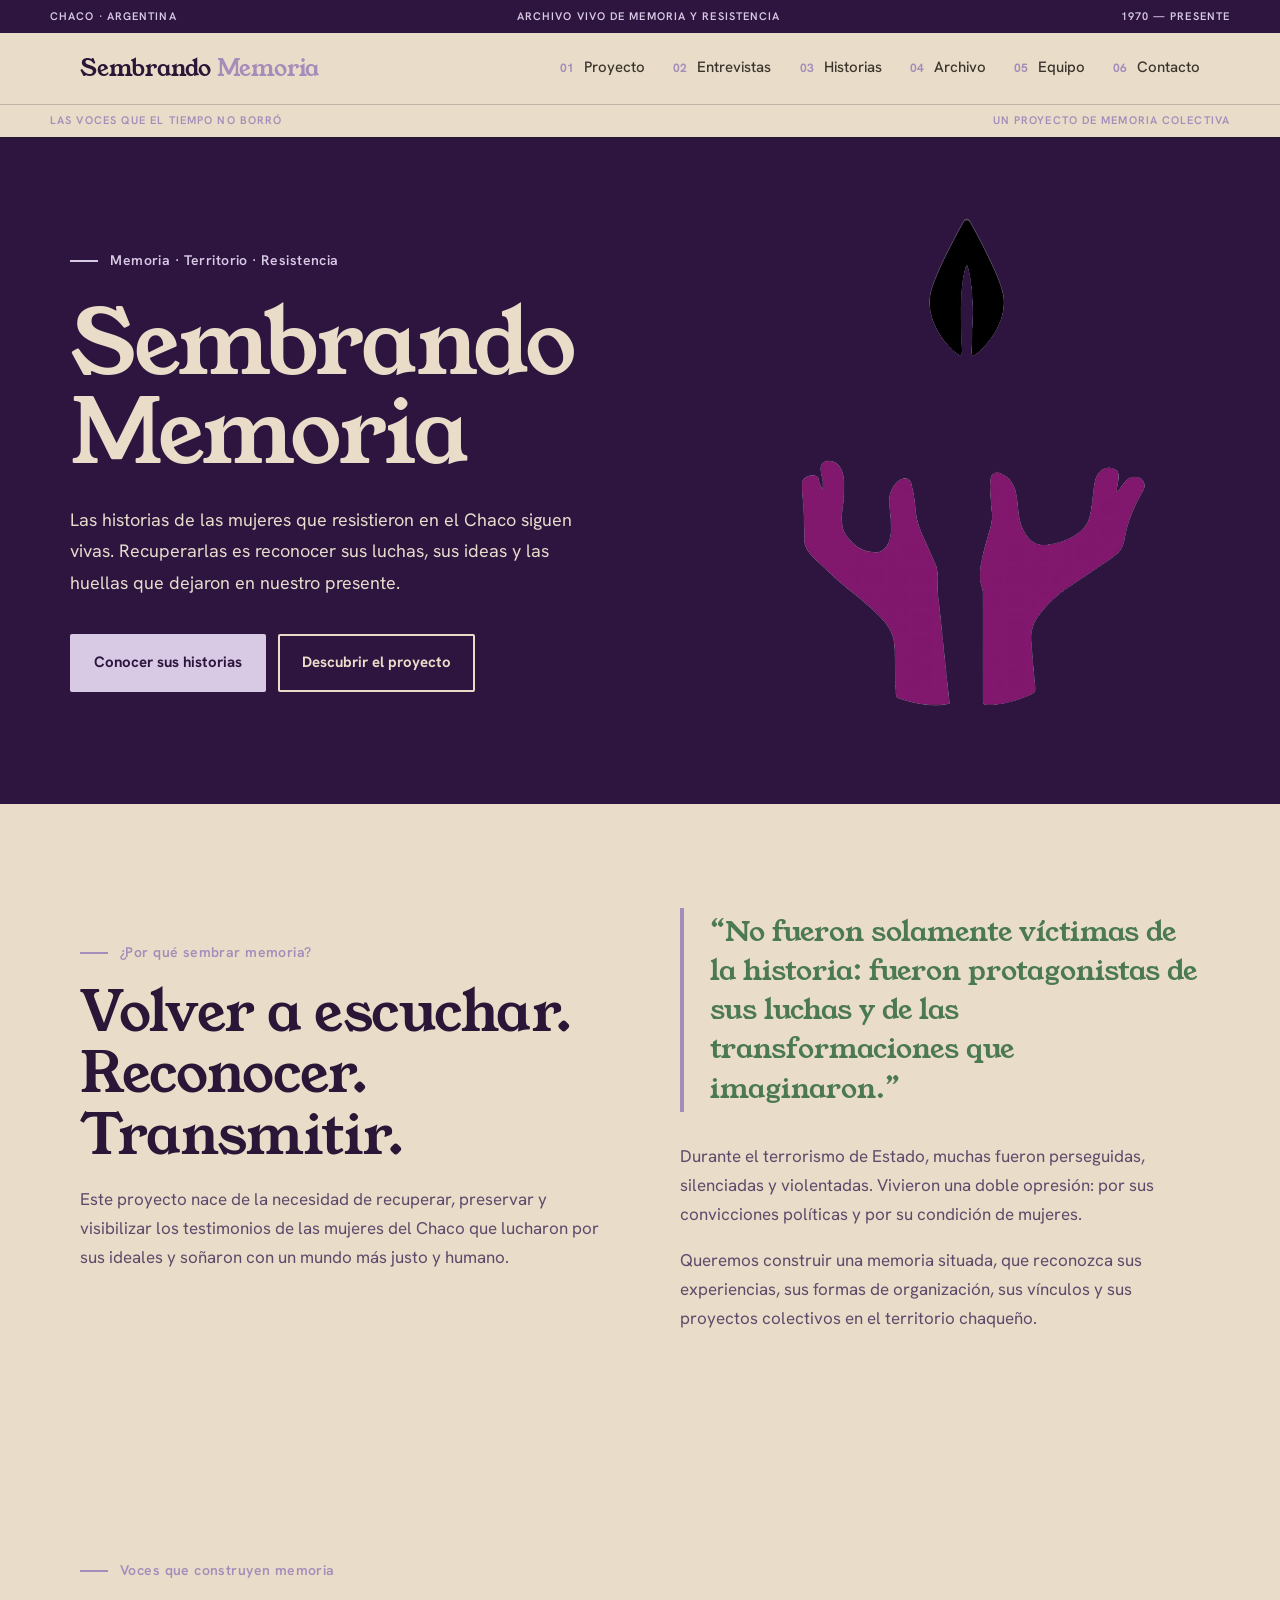
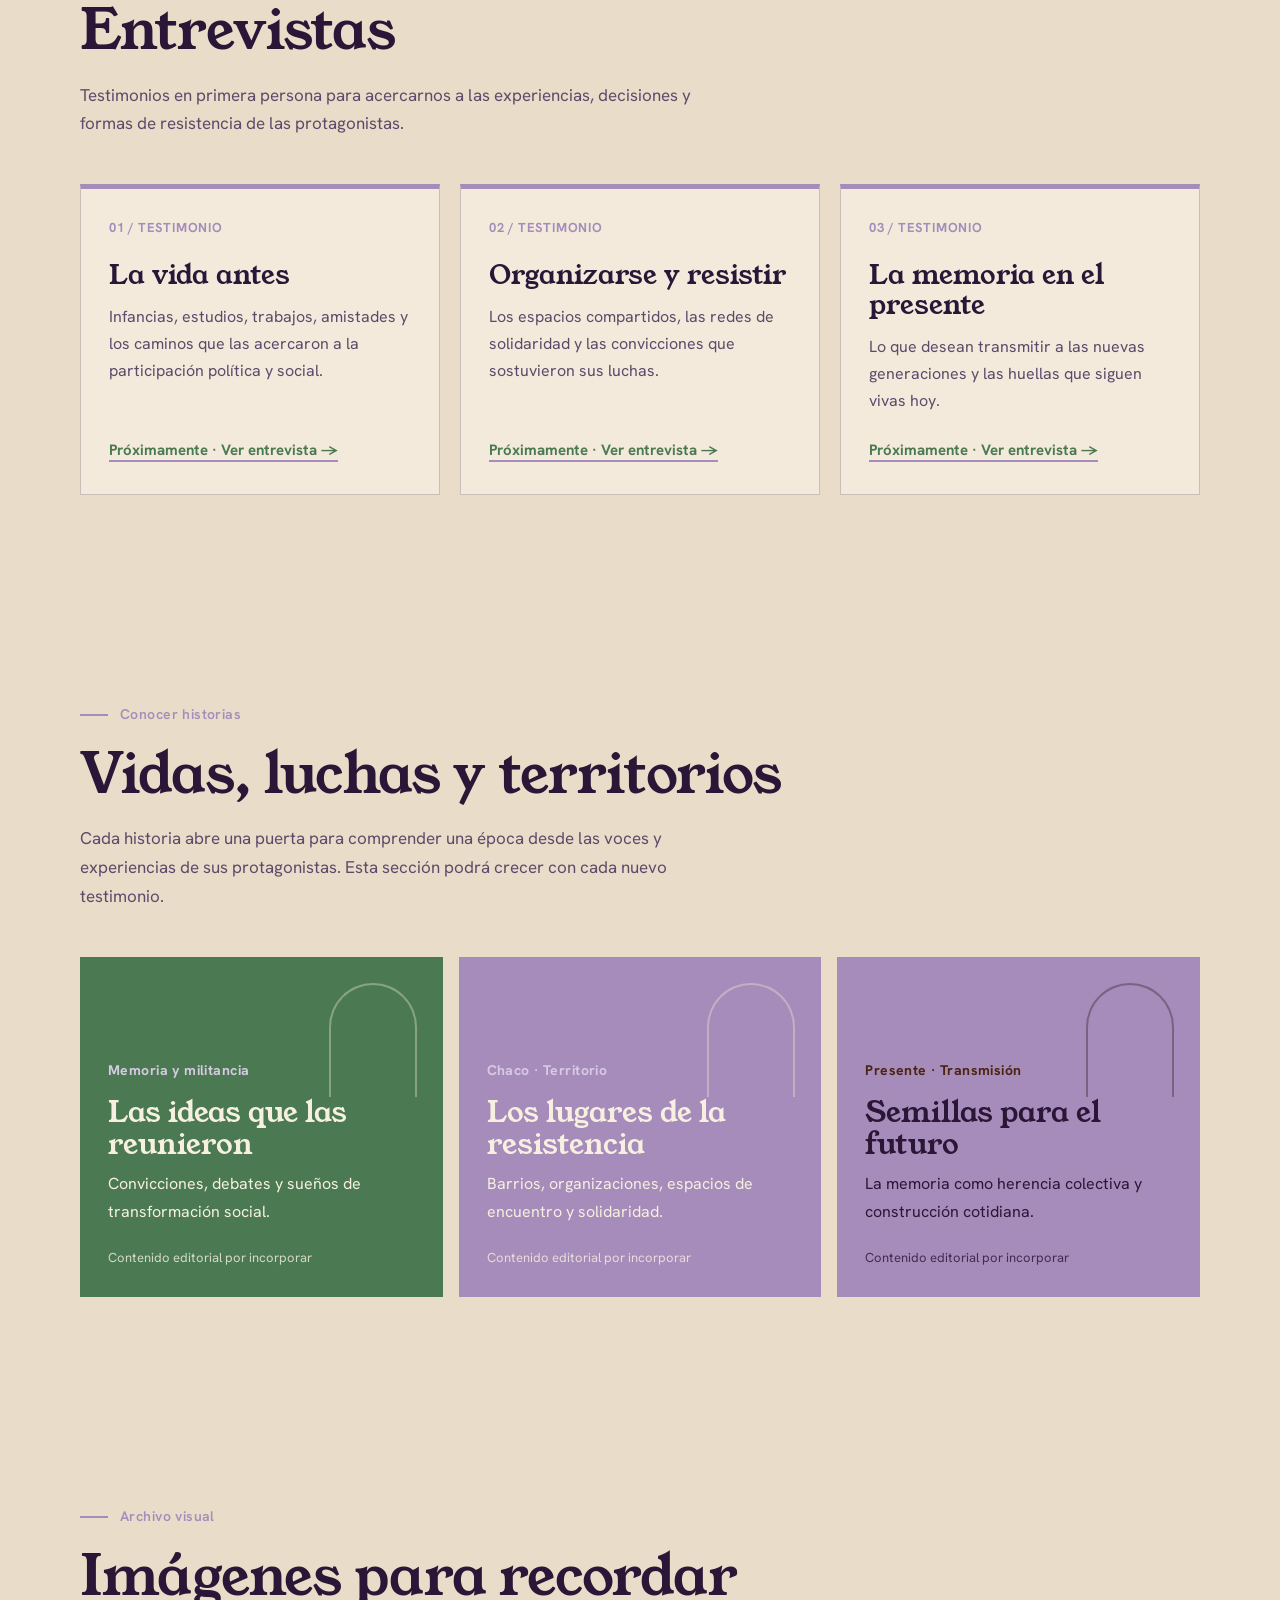
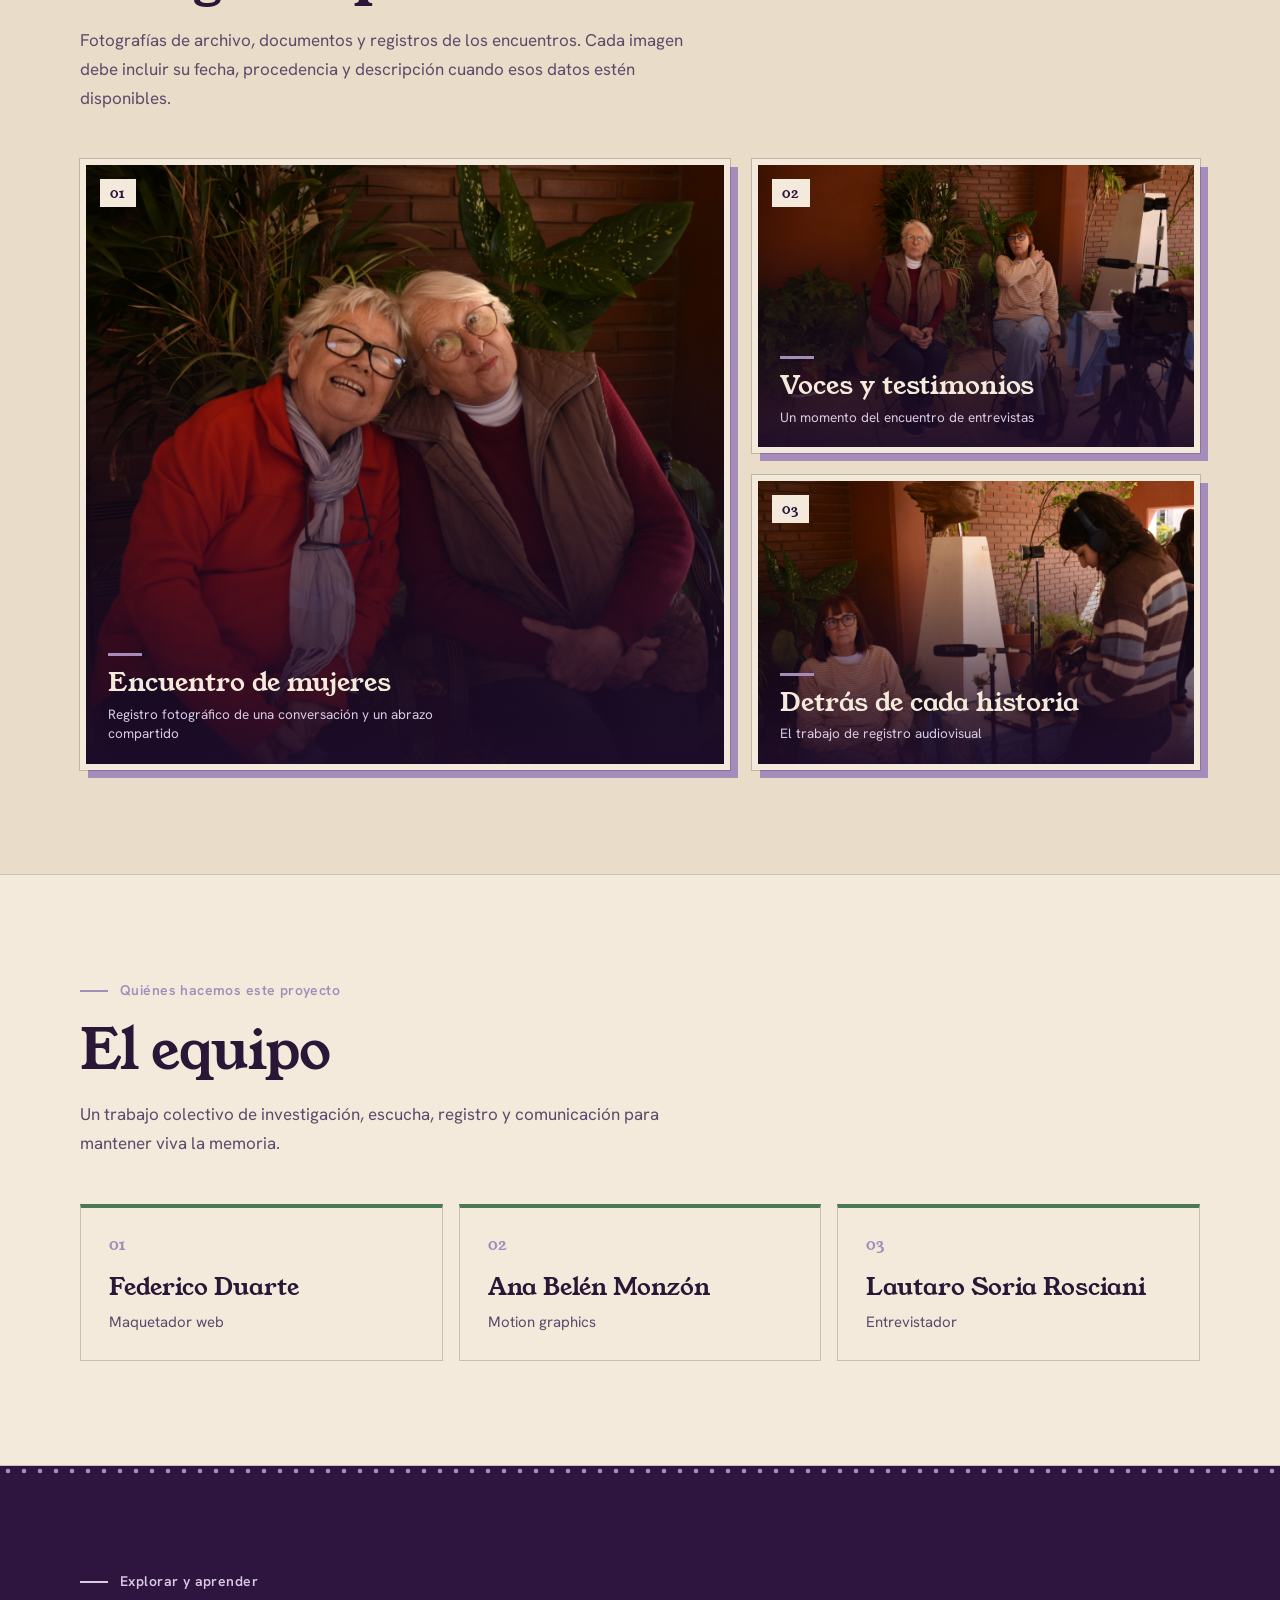
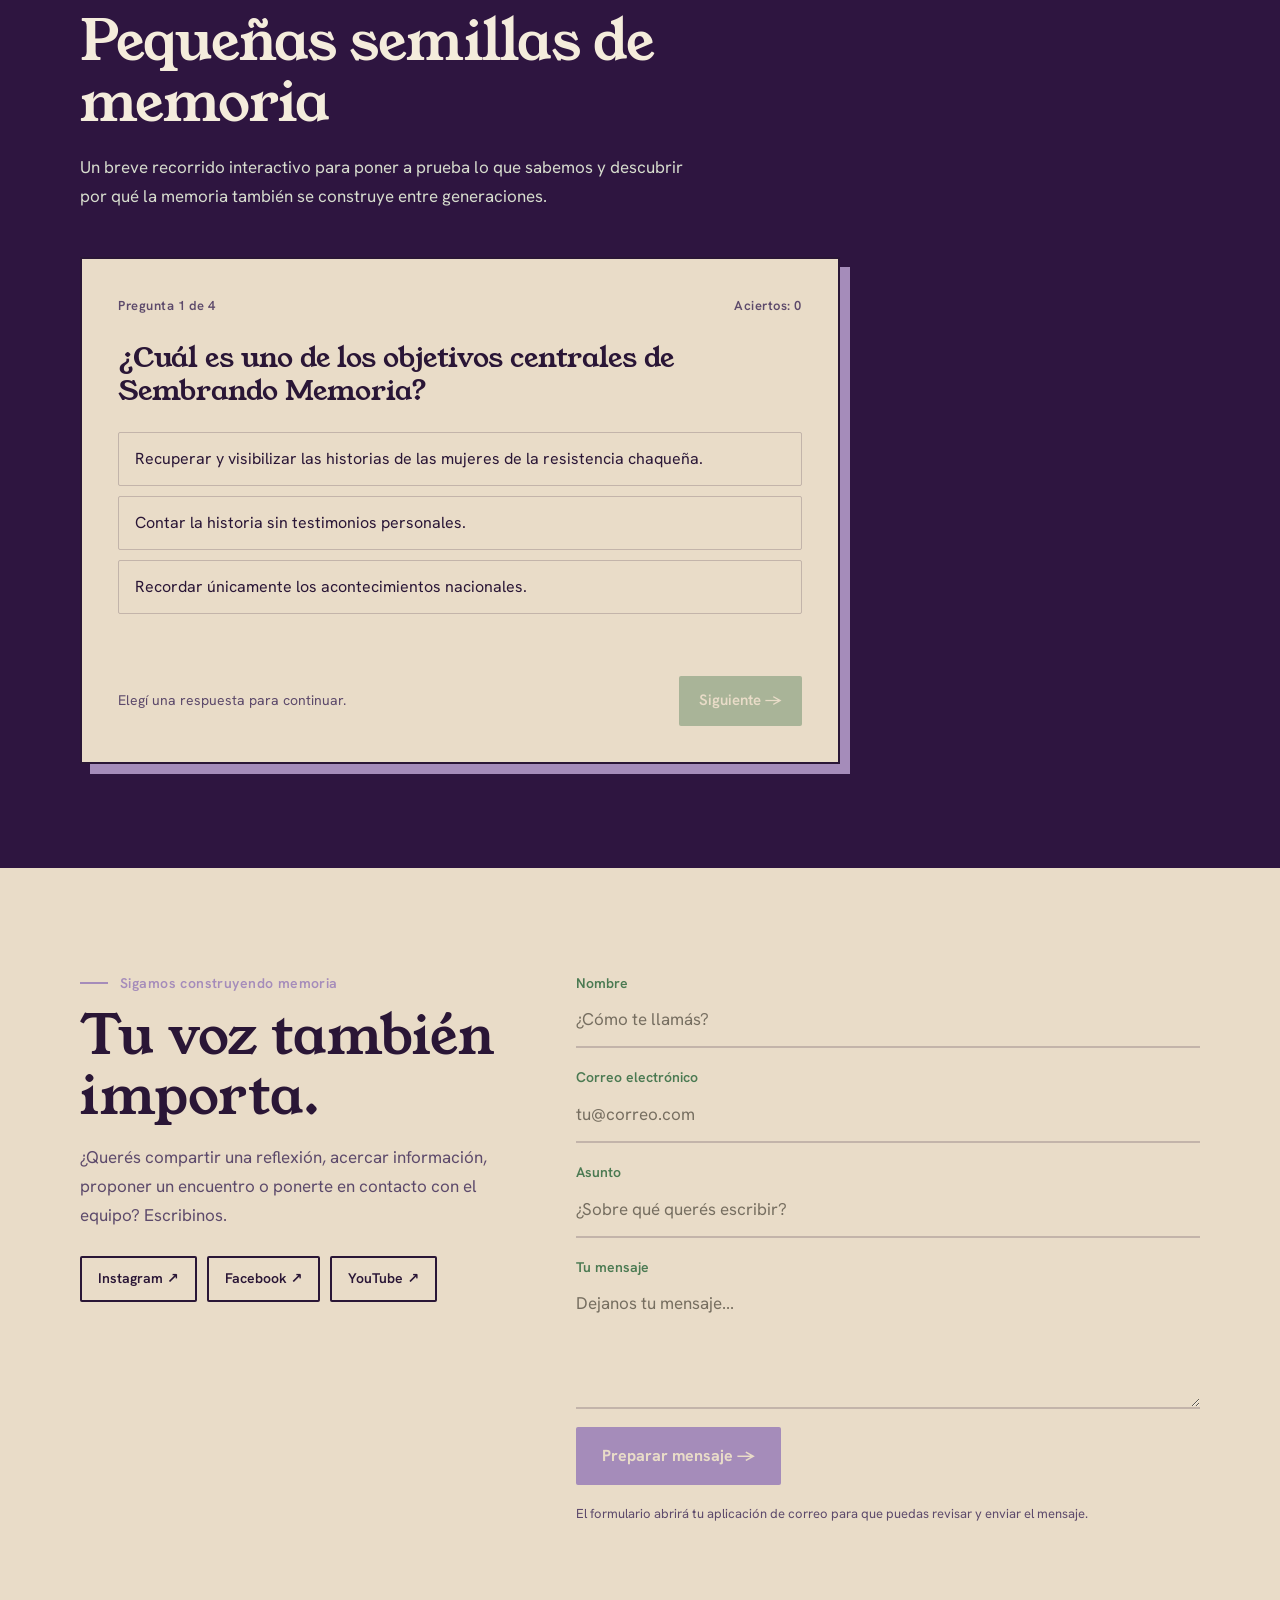
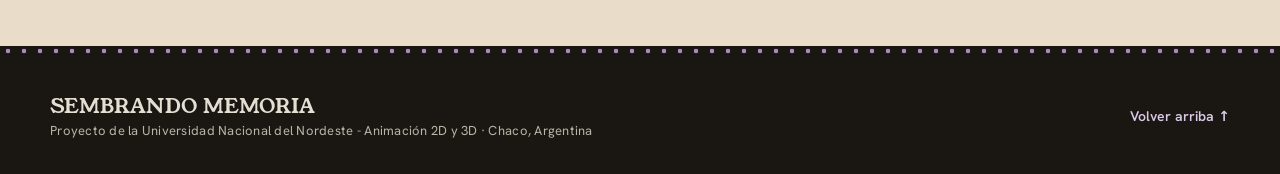
<file: index.html>
<html lang="es">
<head>
  <meta charset="UTF-8">
  <meta name="viewport" content="width=device-width, initial-scale=1.0">
  <meta name="description" content="Sembrando Memoria: mujeres en la resistencia chaqueña. Un espacio para recuperar, preservar y compartir sus historias.">
  <title>Sembrando Memoria | Mujeres en la resistencia chaqueña</title>
    <link rel="stylesheet" href="styles.css">
</head>
<body>
  <header class="topbar">
    <div class="masthead-meta">
      <span>CHACO · ARGENTINA</span>
      <span>ARCHIVO VIVO DE MEMORIA Y RESISTENCIA</span>
      <span>1970 — PRESENTE</span>
    </div>
    <nav class="nav" aria-label="Navegación principal">
      <a class="brand" href="#inicio" aria-label="Sembrando Memoria, inicio">
        <span class="brand-wordmark">Sembrando <em>Memoria</em></span>
      </a>
      <button class="menu-toggle" id="menuToggle" aria-expanded="false" aria-label="Abrir menú">Índice <span>＋</span></button>
      <div class="nav-links" id="navLinks">
        <a href="#proyecto"><span>01</span> Proyecto</a>
        <a href="#entrevistas"><span>02</span> Entrevistas</a>
        <a href="#historias"><span>03</span> Historias</a>
        <a href="#archivo"><span>04</span> Archivo</a>
        <a href="#equipo"><span>05</span> Equipo</a>
        <a href="#contacto"><span>06</span> Contacto</a>
      </div>
    </nav>
    <div class="masthead-rule"><span>LAS VOCES QUE EL TIEMPO NO BORRÓ</span><span>UN PROYECTO DE MEMORIA COLECTIVA</span></div>
  </header>

  <main>
    <section class="hero" id="inicio">
      <div class="hero-copy">
        <div class="eyebrow">Memoria · Territorio · Resistencia</div>
        <div class="hero-title-row"><h1>Sembrando<br><span>Memoria</span></h1><video class="brand-animation" autoplay muted playsinline preload="auto" aria-label="Animación del logo de Sembrando Memoria">
          <source src="assets/videos/video_01.webm" type="video/webm">
        </video></div>
        <p>Las historias de las mujeres que resistieron en el Chaco siguen vivas. Recuperarlas es reconocer sus luchas, sus ideas y las huellas que dejaron en nuestro presente.</p>
        <div class="actions"><a class="btn btn-light" href="#historias">Conocer sus historias</a><a class="btn btn-outline" href="#proyecto">Descubrir el proyecto</a></div>
      </div>
      </section>

    <section class="section" id="proyecto">
      <div class="intro-grid">
        <div class="section-head">
          <div class="eyebrow" style="color:var(--rust)">¿Por qué sembrar memoria?</div>
          <h2>Volver a escuchar. Reconocer. Transmitir.</h2>
          <p>Este proyecto nace de la necesidad de recuperar, preservar y visibilizar los testimonios de las mujeres del Chaco que lucharon por sus ideales y soñaron con un mundo más justo y humano.</p>
        </div>
        <div class="intro-text">
          <div class="intro-note">“No fueron solamente víctimas de la historia: fueron protagonistas de sus luchas y de las transformaciones que imaginaron.”</div>
          <p>Durante el terrorismo de Estado, muchas fueron perseguidas, silenciadas y violentadas. Vivieron una doble opresión: por sus convicciones políticas y por su condición de mujeres.</p>
          <p>Queremos construir una memoria situada, que reconozca sus experiencias, sus formas de organización, sus vínculos y sus proyectos colectivos en el territorio chaqueño.</p>
        </div>
      </div>
    </section>

    <section class="section" id="entrevistas">
      <div class="section-head"><div class="eyebrow" style="color:var(--rust)">Voces que construyen memoria</div><h2>Entrevistas</h2><p>Testimonios en primera persona para acercarnos a las experiencias, decisiones y formas de resistencia de las protagonistas.</p></div>
      <div class="cards">
        <article class="card"><span class="card-number">01 / TESTIMONIO</span><h3>La vida antes</h3><p>Infancias, estudios, trabajos, amistades y los caminos que las acercaron a la participación política y social.</p><a href="#contacto">Próximamente · Ver entrevista →</a></article>
        <article class="card"><span class="card-number">02 / TESTIMONIO</span><h3>Organizarse y resistir</h3><p>Los espacios compartidos, las redes de solidaridad y las convicciones que sostuvieron sus luchas.</p><a href="#contacto">Próximamente · Ver entrevista →</a></article>
        <article class="card"><span class="card-number">03 / TESTIMONIO</span><h3>La memoria en el presente</h3><p>Lo que desean transmitir a las nuevas generaciones y las huellas que siguen vivas hoy.</p><a href="#contacto">Próximamente · Ver entrevista →</a></article>
      </div>
    </section>

    <section class="section" id="historias">
      <div class="section-head"><div class="eyebrow" style="color:var(--rust)">Conocer historias</div><h2>Vidas, luchas y territorios</h2><p>Cada historia abre una puerta para comprender una época desde las voces y experiencias de sus protagonistas. Esta sección podrá crecer con cada nuevo testimonio.</p></div>
      <div class="story-grid">
        <article class="story"><span class="tag">Memoria y militancia</span><h3>Las ideas que las reunieron</h3><p>Convicciones, debates y sueños de transformación social.</p><span class="placeholder">Contenido editorial por incorporar</span></article>
        <article class="story"><span class="tag">Chaco · Territorio</span><h3>Los lugares de la resistencia</h3><p>Barrios, organizaciones, espacios de encuentro y solidaridad.</p><span class="placeholder">Contenido editorial por incorporar</span></article>
        <article class="story"><span class="tag">Presente · Transmisión</span><h3>Semillas para el futuro</h3><p>La memoria como herencia colectiva y construcción cotidiana.</p><span class="placeholder">Contenido editorial por incorporar</span></article>
      </div>
    </section>

    <section class="section" id="archivo">
      <div class="section-head"><div class="eyebrow" style="color:var(--rust)">Archivo visual</div><h2>Imágenes para recordar</h2><p>Fotografías de archivo, documentos y registros de los encuentros. Cada imagen debe incluir su fecha, procedencia y descripción cuando esos datos estén disponibles.</p></div>
      <div class="gallery">
        <figure class="photo" data-n="01">
          <img src="assets/images/image_01.jpg" alt="Encuentro de mujeres">
          <figcaption><b>Encuentro de mujeres</b><small>Registro fotográfico de una conversación y un abrazo compartido</small></figcaption>
        </figure>
        <figure class="photo" data-n="02">
          <img src="assets/images/image_02.jpg" alt="Voces y testimonios">
          <figcaption><b>Voces y testimonios</b><small>Un momento del encuentro de entrevistas</small></figcaption>
        </figure>
        <figure class="photo" data-n="03">
          <img src="assets/images/image_03.jpg" alt="Detrás de cada historia">
          <figcaption><b>Detrás de cada historia</b><small>El trabajo de registro audiovisual</small></figcaption>
        </figure>
      </div>
    </section>

    <section class="team" id="equipo">
      <div class="section">
        <div class="section-head"><div class="eyebrow" style="color:var(--rust)">Quiénes hacemos este proyecto</div><h2>El equipo</h2><p>Un trabajo colectivo de investigación, escucha, registro y comunicación para mantener viva la memoria.</p></div>
        <div class="team-grid">
          <article class="person"><span class="person-number">01</span><h3>Federico Duarte</h3><p>Maquetador web</p></article>
          <article class="person"><span class="person-number">02</span><h3>Ana Belén Monzón</h3><p>Motion graphics</p></article>
          <article class="person"><span class="person-number">03</span><h3>Lautaro Soria Rosciani</h3><p>Entrevistador</p></article>
        </div>
      </div>
    </section>
    <section class="game" id="juego">
      <div class="section">
        <div class="section-head"><div class="eyebrow">Explorar y aprender</div><h2>Pequeñas semillas de memoria</h2><p>Un breve recorrido interactivo para poner a prueba lo que sabemos y descubrir por qué la memoria también se construye entre generaciones.</p></div>
        <div class="quiz">
          <div class="quiz-top"><span id="questionCount">Pregunta 1 de 4</span><span id="score">Aciertos: 0</span></div>
          <h3 id="question">¿Cuál es uno de los objetivos centrales de Sembrando Memoria?</h3>
          <div class="answers" id="answers">
            <button class="answer">Recuperar y visibilizar las historias de las mujeres de la resistencia chaqueña.</button>
            <button class="answer">Contar la historia sin testimonios personales.</button>
            <button class="answer">Recordar únicamente los acontecimientos nacionales.</button>
          </div>
          <div class="feedback" id="feedback" aria-live="polite"></div>
          <div class="quiz-controls"><span id="progressText">Elegí una respuesta para continuar.</span><button id="nextQuestion" disabled>Siguiente →</button></div>
        </div>
      </div>
    </section>

    <section class="section" id="contacto">
      <div class="contact-grid">
        <div class="contact-info">
          <div class="eyebrow" style="color:var(--rust)">Sigamos construyendo memoria</div>
          <h2 style="font-size:clamp(36px,4.5vw,54px);margin:12px 0">Tu voz también importa.</h2>
          <p>¿Querés compartir una reflexión, acercar información, proponer un encuentro o ponerte en contacto con el equipo? Escribinos.</p>
          <div class="socials"><a href="https://www.instagram.com/sembrandomemoria_mujeres/" aria-label="Instagram del proyecto">Instagram ↗</a><a href="#" aria-label="Facebook del proyecto">Facebook ↗</a><a href="#" aria-label="YouTube del proyecto">YouTube ↗</a></div>
        </div>
        <form id="messageForm">
          <div><label for="name">Nombre</label><input id="name" name="name" placeholder="¿Cómo te llamás?" required></div>
          <div><label for="email">Correo electrónico</label><input id="email" name="email" type="email" placeholder="tu@correo.com" required></div>
          <div><label for="subject">Asunto</label><input id="subject" name="subject" placeholder="¿Sobre qué querés escribir?"></div>
          <div><label for="message">Tu mensaje</label><textarea id="message" name="message" placeholder="Dejanos tu mensaje..." required></textarea></div>
          <button type="submit">Preparar mensaje →</button>
          <p class="form-hint" id="formStatus">El formulario abrirá tu aplicación de correo para que puedas revisar y enviar el mensaje.</p>
        </form>
      </div>
    </section>
  </main>

  <footer><div class="footer-inner"><div><strong>SEMBRANDO MEMORIA</strong><br><small>Proyecto de la Universidad  Nacional del Nordeste - Animación 2D y 3D · Chaco, Argentina</small></div><a class="backtop" href="#inicio">Volver arriba ↑</a></div></footer>

  <script>

    const brandAnimation = document.querySelector('.brand-animation');
    if (brandAnimation) {
      brandAnimation.addEventListener('ended', () => {
        brandAnimation.pause();
      });
      const startBrandAnimation = () => {
        brandAnimation.currentTime = 0;
        const playback = brandAnimation.play();
        if (playback && typeof playback.catch === 'function') {
          playback.catch(() => {
            // Algunos navegadores bloquean autoplay; el video queda disponible
            // para iniciarse si el usuario interactúa con la página.
          });
        }
      };
      if (brandAnimation.readyState >= 2) startBrandAnimation();
      else brandAnimation.addEventListener('loadeddata', startBrandAnimation, { once: true });
    }

    const menuToggle = document.getElementById('menuToggle');
    const navLinks = document.getElementById('navLinks');
    menuToggle.addEventListener('click', () => {
      const open = navLinks.classList.toggle('open');
      menuToggle.setAttribute('aria-expanded', String(open));
    });
    navLinks.querySelectorAll('a').forEach(link => link.addEventListener('click', () => {
      navLinks.classList.remove('open'); menuToggle.setAttribute('aria-expanded','false');
    }));

    const quizData = [
      {q:'¿Cuál es uno de los objetivos centrales de Sembrando Memoria?',a:['Recuperar y visibilizar las historias de las mujeres de la resistencia chaqueña.','Contar la historia sin testimonios personales.','Recordar únicamente los acontecimientos nacionales.'],c:0,e:'El proyecto busca recuperar testimonios y reconocer las experiencias de las mujeres en el territorio chaqueño.'},
      {q:'¿Cómo propone representar a las protagonistas?',a:['Solamente como víctimas.','Como sujetos políticos activos, con ideas, organización y proyectos colectivos.','Como figuras alejadas de su contexto social.'],c:1,e:'Sus historias también hablan de participación, convicciones, vínculos y formas de resistencia.'},
      {q:'¿Qué período histórico recibe especial atención?',a:['La década de 1920.','La década de 1970 y la última dictadura cívico-militar argentina.','Únicamente los años posteriores a 2001.'],c:1,e:'El proyecto se enfoca especialmente en la década de 1970 y la última dictadura, sin perder de vista otros procesos de militancia.'},
      {q:'¿Qué representa la idea de “sembrar” en el nombre del proyecto?',a:['Olvidar el pasado para empezar de nuevo.','Guardar las historias sin compartirlas.','Volver a poner en circulación ideas, vínculos y memorias para que crezcan en el presente.'],c:2,e:'Sembrar es una metáfora de transmisión: recuperar esas historias permite que sigan creciendo y dialogando con el presente.'}
    ];
    let current = 0, score = 0, answered = false;
    const qEl=document.getElementById('question'), aEl=document.getElementById('answers'), fEl=document.getElementById('feedback');
    const next=document.getElementById('nextQuestion');
    function renderQuestion(){
      answered=false; const item=quizData[current];
      document.getElementById('questionCount').textContent=`Pregunta ${current+1} de ${quizData.length}`;
      document.getElementById('score').textContent=`Aciertos: ${score}`;
      qEl.textContent=item.q; fEl.textContent=''; aEl.innerHTML='';
      item.a.forEach((answer,index)=>{
        const btn=document.createElement('button'); btn.className='answer'; btn.textContent=answer;
        btn.addEventListener('click',()=>chooseAnswer(index,btn)); aEl.appendChild(btn);
      });
      next.disabled=true; next.textContent=current===quizData.length-1?'Ver resultado':'Siguiente →';
      document.getElementById('progressText').textContent='Elegí una respuesta para continuar.';
    }
    function chooseAnswer(index,button){
      if(answered)return; answered=true; const item=quizData[current];
      [...aEl.children].forEach((b,i)=>{b.disabled=true;if(i===item.c)b.classList.add('correct')});
      if(index===item.c){score++;fEl.textContent='¡Correcto! '+item.e}
      else{button.classList.add('wrong');fEl.textContent='No exactamente. '+item.e}
      document.getElementById('score').textContent=`Aciertos: ${score}`;
      document.getElementById('progressText').textContent='¡Bien! Ya podés avanzar.';
      next.disabled=false;
    }
    next.addEventListener('click',()=>{
      if(!answered)return;
      if(current<quizData.length-1){current++;renderQuestion()}
      else{
        qEl.textContent=`¡Terminaste! Tu resultado: ${score} de ${quizData.length}.`;
        aEl.innerHTML='<p>La memoria se construye cuando las historias se escuchan, se comparten y se transmiten.</p>';
        fEl.textContent='Gracias por recorrer este pequeño camino de aprendizaje.';
        next.textContent='Volver a jugar';next.disabled=false;
        document.getElementById('questionCount').textContent='Recorrido completado';
        document.getElementById('progressText').textContent='';next.onclick=()=>{current=0;score=0;next.onclick=null;renderQuestion()};
      }
    });
    renderQuestion();

    document.getElementById('messageForm').addEventListener('submit',event=>{
      event.preventDefault();
      const recipient=''; // Reemplazar por el correo oficial del proyecto.
      const data=new FormData(event.currentTarget);
      const subject=encodeURIComponent(data.get('subject') || 'Mensaje desde Sembrando Memoria');
      const body=encodeURIComponent(`Nombre: ${data.get('name')}
Correo: ${data.get('email')}

${data.get('message')}`);
      if(!recipient){
        document.getElementById('formStatus').textContent='El formulario está listo, pero falta configurar el correo oficial: buscá recipient en el código y agregá la dirección de contacto.';
        return;
      }
      window.location.href=`mailto:${recipient}?subject=${subject}&body=${body}`;
    });
  </script>
</body>
</html><script src="script.js" defer></script>
</file>
<file: styles.css>
@import url('https://fonts.googleapis.com/css2?family=Hanken+Grotesk:wght@400;500;600;700&family=Young+Serif&display=swap');
    :root{
      --papel:#e9dcc8;
      --papel2:#f3eadb;
      --violeta:#2e1540;
      --lila:#a58cba;
      --lila2:#d8c9e4;
      --verde:#4b7a52;
      --tinta:#2a1636;
      --suave:#5d4a6b;

      /* Variables de compatibilidad para el resto de los estilos */
      --paper:var(--papel);
      --paper-deep:var(--papel2);
      --white:var(--papel2);
      --ink:var(--tinta);
      --muted:var(--suave);
      --green:var(--verde);
      --green-dark:var(--violeta);
      --rust:var(--lila);
      --rust-dark:var(--violeta);
      --ochre:var(--lila);
      --ochre-light:var(--lila2);
      --line:rgba(42,22,54,.2);
      --serif:'Young Serif',Georgia,serif;
      --sans:'Hanken Grotesk',system-ui,-apple-system,'Segoe UI',sans-serif;
      --violet:var(--violeta);
      --seeds:radial-gradient(circle at 8px 5px,var(--lila) 0 2px,transparent 2.6px) 0 0/16px 10px repeat-x;
    }
    *{box-sizing:border-box}
    html{scroll-behavior:smooth;scroll-padding-top:140px}
    body{margin:0;background:var(--paper);color:var(--ink);font:17px/1.7 var(--sans);-webkit-font-smoothing:antialiased}
    a{color:inherit}
    button,input,textarea{font:inherit}
    ::selection{background:var(--ochre-light);color:var(--ink)}
    :focus-visible{outline:3px solid var(--rust);outline-offset:3px}
    .hero :focus-visible,.game :focus-visible,footer :focus-visible{outline-color:var(--ochre-light)}
    h1,h2,h3{font-family:var(--serif);font-weight:400;line-height:1.1;margin:0}

    /* Cabecera */
    .topbar{position:sticky;top:0;z-index:20;background:var(--paper);border-bottom:2px solid var(--ink)}
    .masthead-meta,.masthead-rule{display:flex;justify-content:space-between;gap:18px;font-size:11px;font-weight:600;letter-spacing:.1em;padding-inline:max(30px,calc((100% - 1180px)/2))}
    .masthead-meta{background:var(--green-dark);color:var(--ochre-light);padding-block:7px}
    .masthead-rule{color:var(--rust);padding-block:6px 7px;border-top:1px solid var(--line)}
    .nav{max-width:1180px;margin:auto;padding:16px 30px;display:flex;align-items:center;justify-content:space-between;gap:28px}
    .brand{display:flex;align-items:center;gap:14px;text-decoration:none}
    .brand-symbol{width:34px;height:34px;position:relative;display:block;border-bottom:2px solid var(--rust);flex:none}
    .brand-symbol i{position:absolute;display:block;width:2px;height:26px;background:var(--green);border-radius:2px;left:16px;bottom:0;transform-origin:bottom}
    .brand-symbol i:nth-child(1){transform:rotate(-38deg)}
    .brand-symbol i:nth-child(3){transform:rotate(38deg)}
    .brand-wordmark{font:400 23px var(--serif);letter-spacing:-.01em;white-space:nowrap}
    .brand-wordmark em{font-style:normal;color:var(--rust)}
    .brand-animation{display:block;object-fit:contain;flex:none;}
    .hero-title-row{display:flex;flex-direction:row;flex-wrap:nowrap;align-items:center;gap:clamp(18px,3vw,38px);width:max-content;max-width:100%;}
    .hero-title-row h1{margin:26px 0;flex:none;}
    /* En escritorio, la animación ocupa el espacio libre de la derecha de la portada. */
    .hero-title-row .brand-animation{position:absolute;right:clamp(35px,9vw,170px);top:50%;transform:translateY(-50%);height:min(88vh,700px);width:auto;max-width:40vw;object-fit:contain;flex:none;}
    .nav-links{display:flex;gap:clamp(14px,2.2vw,30px);align-items:center}
    .nav-links a{text-decoration:none;font-size:15px;font-weight:500;color:#3b352d;white-space:nowrap;padding:6px 0;border-bottom:2px solid transparent;transition:color .2s,border-color .2s}
    .nav-links a span{font-size:12px;font-weight:700;color:var(--rust);margin-right:6px}
    .nav-links a:hover{color:var(--rust);border-bottom-color:var(--rust)}
    .menu-toggle{display:none;border:2px solid var(--ink);background:transparent;padding:8px 14px;color:var(--ink);font-size:14px;font-weight:600;cursor:pointer}
    .menu-toggle span{font-size:16px;margin-left:8px}

    /* Portada */
    .hero{min-height:660px;display:flex;align-items:center;background:var(--green-dark);color:var(--paper);overflow:hidden}
    .hero-copy{position:relative;width:100%;max-width:none;margin:0;padding:110px clamp(30px,5.5vw,104px) 112px}
    .eyebrow{display:flex;align-items:center;gap:12px;font-size:14px;font-weight:600;letter-spacing:.03em;color:var(--ochre-light)}
    .eyebrow:before{content:"";width:28px;height:2px;background:currentColor;flex:none}
    h1{font-size:clamp(54px,7vw,100px);line-height:1;margin:26px 0;letter-spacing:-.02em}
    h1 span{color:inherit;font-style:normal}
    .hero-copy p{max-width:520px;color:#e6dccb;font-size:18px;line-height:1.75;margin:0}
    .actions{display:flex;gap:12px;flex-wrap:wrap;margin-top:36px}
    .btn{display:inline-flex;align-items:center;justify-content:center;text-decoration:none;padding:14px 22px;font-size:15px;font-weight:700;border:2px solid transparent;border-radius:2px;transition:background .2s,color .2s}
    .btn-light{background:var(--ochre-light);color:var(--green-dark)}
    .btn-light:hover{background:#d8c9e4}
    .btn-outline{border-color:var(--paper);color:var(--paper)}
    .btn-outline:hover{background:var(--paper);color:var(--green-dark)}
    
    
    
    
    
    
    
    @keyframes rise{from{opacity:0;transform:translateY(28px)}to{opacity:1;transform:none}}

    /* Secciones */
    .section{max-width:1180px;margin:auto;padding:104px 30px}
    .section-head{max-width:720px;margin-bottom:46px}
    .section-head h2{font-size:clamp(34px,4.4vw,56px);margin:16px 0 20px;letter-spacing:-.015em}
    .section-head p{color:var(--muted);margin:0;max-width:62ch}
    .intro-grid{display:grid;grid-template-columns:1fr 1fr;gap:80px;align-items:center}
    .intro-note{border-left:4px solid var(--rust);padding:4px 0 4px 26px;margin-bottom:30px;font:400 28px/1.4 var(--serif);color:var(--green)}
    .intro-text p{color:var(--muted);max-width:58ch;margin:0 0 18px}
    
    
    
    
    
    
    
    

    /* Entrevistas */
    .cards{display:grid;grid-template-columns:repeat(3,1fr);gap:20px}
    .card{background:var(--white);border:1px solid var(--line);border-top:5px solid var(--rust);padding:28px 28px 30px;min-height:290px;display:flex;flex-direction:column;transition:transform .2s,box-shadow .2s}
    .card:hover{transform:translate(-3px,-3px);box-shadow:6px 6px 0 var(--green)}
    .card-number{font-size:13px;font-weight:700;letter-spacing:.06em;color:var(--rust)}
    .card h3{font-size:27px;margin:22px 0 12px}
    .card p{font-size:16px;color:var(--muted);margin:0 0 24px}
    .card a{margin-top:auto;font-size:15px;font-weight:700;color:var(--green);text-decoration:underline;text-decoration-thickness:2px;text-underline-offset:5px;text-decoration-color:var(--ochre)}

    /* Historias */
    .story-grid{display:grid;grid-template-columns:repeat(3,1fr);gap:16px}
    .story{background:var(--green);color:#f7f0e0;min-height:340px;display:flex;flex-direction:column;justify-content:flex-end;padding:28px;position:relative;overflow:hidden}
    .story:before{content:"";position:absolute;top:26px;right:26px;width:84px;height:112px;border:2px solid rgba(250,240,215,.35);border-bottom:0;border-radius:999px 999px 0 0}
    .story:nth-child(2){background:var(--rust)}
    .story:nth-child(3){background:var(--ochre);color:var(--ink)}
    .story:nth-child(3):before{border-color:rgba(34,28,23,.35)}
    .story .tag{font-size:14px;font-weight:700;letter-spacing:.03em;color:var(--ochre-light)}
    .story:nth-child(3) .tag{color:#4a2410}
    .story h3{font-size:29px;margin:14px 0 10px;position:relative}
    .story p{font-size:16px;margin:0;position:relative;color:inherit}
    .story .placeholder{font-size:13px;opacity:.8;margin-top:22px;position:relative}

    /* Archivo visual */
    .gallery{display:grid;grid-template-columns:1.45fr 1fr;grid-auto-rows:clamp(210px,23vw,300px);gap:22px}
    .photo{position:relative;overflow:hidden;margin:0;min-width:0;background:var(--violeta);color:var(--papel2);
      border:6px solid var(--papel2);outline:1px solid var(--line);box-shadow:8px 8px 0 var(--lila);
      transition:transform .3s ease,box-shadow .3s ease}
    .photo:first-child{grid-row:span 2}
    .photo:hover{transform:translate(-3px,-3px);box-shadow:11px 11px 0 var(--lila)}
    .photo img{position:absolute;inset:0;width:100%;height:100%;display:block;object-fit:cover;object-position:50% 35%;
      transition:transform .7s cubic-bezier(.2,.7,.2,1);filter:saturate(.95) contrast(1.02)}
    .photo:first-child img{object-position:50% 28%}
    .photo:hover img{transform:scale(1.05)}
    .photo:before{content:attr(data-n);position:absolute;top:14px;left:14px;z-index:2;font:400 14px/1 var(--serif);
      letter-spacing:.06em;color:var(--violeta);background:var(--papel2);padding:7px 10px}
    .photo:after{content:"";position:absolute;inset:auto 0 0 0;height:75%;pointer-events:none;
      background:linear-gradient(to top,rgba(30,12,42,.92) 0%,rgba(30,12,42,.55) 45%,transparent 100%)}
    .photo figcaption{position:absolute;inset:auto 0 0 0;z-index:2;padding:22px 22px 20px;background:none;color:var(--papel2)}
    .photo b{font:400 clamp(19px,2vw,26px)/1.15 var(--serif);display:block;text-wrap:balance}
    .photo small{display:block;font-size:13.5px;line-height:1.45;margin-top:7px;color:var(--lila2);max-width:46ch}
    .photo figcaption:before{content:"";display:block;width:34px;height:3px;background:var(--lila);margin-bottom:12px;transition:width .3s}
    .photo:hover figcaption:before{width:64px}

    /* Equipo */
    .team{background:var(--paper-deep);border-block:1px solid var(--line)}
    .team-photos{display:grid;grid-template-columns:repeat(3,minmax(0,1fr));gap:14px;margin:30px 0 24px}
    .team-photo{margin:0;min-width:0;position:relative;overflow:hidden;background:var(--violet)}
    .team-photo img{display:block;width:100%;height:clamp(190px,23vw,310px);object-fit:cover;object-position:center}
    .team-photo figcaption{padding:12px 14px;background:var(--violeta);color:var(--papel2);font:400 18px/1.2 var(--serif)}
    .team-grid{display:grid;grid-template-columns:repeat(3,minmax(0,1fr));gap:16px}
    .person{background:var(--white);padding:25px 28px;border:1px solid var(--line);border-top:4px solid var(--green)}
    .person-number{display:block;color:var(--lila);font:400 16px var(--serif);margin-bottom:18px}
    .person h3{font-size:clamp(20px,2vw,24px);line-height:1.15;margin:0 0 8px}
    .person p{font-size:15px;color:var(--muted);margin:0}

    /* Juego */
    .game{background:var(--green-dark);color:#f4ecdc;position:relative}
    .game:before{content:"";position:absolute;left:0;right:0;top:0;height:10px;background:var(--seeds)}
    .game .section-head p{color:#d6dccd}
    .quiz{max-width:760px;background:var(--paper);color:var(--ink);padding:36px;margin-top:34px;border:2px solid var(--ink);box-shadow:10px 10px 0 var(--ochre)}
    .quiz-top{display:flex;justify-content:space-between;gap:12px;color:var(--muted);font-size:13px;font-weight:600;letter-spacing:.04em}
    .quiz h3{font-size:28px;line-height:1.2;margin:24px 0}
    .answers{display:grid;gap:10px}
    .answer{padding:14px 16px;border:1.5px solid var(--line);border-radius:2px;background:transparent;text-align:left;cursor:pointer;color:var(--ink);font-size:16px;line-height:1.5;transition:background .15s,border-color .15s}
    .answer:hover:not(:disabled){border-color:var(--green);background:#d8c9e4}
    .answer:disabled{cursor:default;color:var(--ink)}
    .answer.correct{border-color:#4b7a52;background:#d8c9e4}
    .answer.wrong{border-color:var(--rust);background:#e9dcc8}
    .feedback{min-height:30px;margin:16px 0;color:var(--green);font-size:15px;font-weight:600}
    .quiz-controls{display:flex;justify-content:space-between;align-items:center;gap:12px}
    .quiz-controls span{font-size:14px;color:var(--muted)}
    .quiz-controls button{border:0;border-radius:2px;background:var(--green);color:var(--paper);padding:12px 20px;cursor:pointer;font-size:15px;font-weight:600;transition:background .2s}
    .quiz-controls button:hover:not(:disabled){background:var(--green-dark)}
    .quiz-controls button:disabled{opacity:.4;cursor:not-allowed}

    /* Contacto */
    .contact-grid{display:grid;grid-template-columns:.8fr 1.2fr;gap:80px}
    .contact-info p{color:var(--muted)}
    .contact-info p[style]{font-size:14px!important}
    .socials{display:flex;gap:10px;flex-wrap:wrap;margin-top:26px}
    .socials a{border:2px solid var(--ink);border-radius:2px;padding:9px 16px;text-decoration:none;font-size:14px;font-weight:600;transition:background .2s,color .2s}
    .socials a:hover{background:var(--ink);color:var(--paper)}
    form{display:grid;gap:18px}
    label{font-size:14px;font-weight:600;color:var(--green)}
    input,textarea{width:100%;border:0;border-bottom:2px solid var(--line);background:transparent;padding:10px 0 12px;color:var(--ink);font-size:17px;transition:border-color .2s}
    input::placeholder,textarea::placeholder{color:#766e60}
    input:focus,textarea:focus{border-color:var(--rust)}
    textarea{min-height:130px;resize:vertical}
    form button{justify-self:start;border:0;border-radius:2px;background:var(--rust);color:var(--paper);padding:15px 26px;font-size:16px;font-weight:700;cursor:pointer;transition:background .2s}
    form button:hover{background:var(--rust-dark)}
    .form-hint{font-size:13px;color:var(--muted);margin:0}

    /* Pie */
    footer{position:relative;background:#1a1612;color:#e4dfd2;padding:46px 30px 32px}
    footer:before{content:"";position:absolute;left:0;right:0;top:0;height:10px;background:var(--seeds)}
    .footer-inner{max-width:1180px;margin:auto;display:flex;justify-content:space-between;gap:20px;align-items:center}
    footer strong{font:400 20px var(--serif);letter-spacing:.02em}
    footer small{font-size:13px;letter-spacing:.02em;color:#b9b4a6}
    .backtop{color:var(--ochre-light);text-decoration:none;font-size:14px;font-weight:600}
    .backtop:hover{text-decoration:underline;text-underline-offset:4px}

    @media(max-width:980px){
      .nav-links{gap:14px}.nav-links a{font-size:14px}.brand-wordmark{font-size:20px}
      .masthead-meta,.masthead-rule{font-size:10px}
    }
    @media(max-width:800px){
      .nav-links{display:none;position:absolute;top:100%;left:0;right:0;background:var(--paper);padding:20px 30px 26px;border-bottom:2px solid var(--ink);flex-direction:column;align-items:flex-start;gap:16px}
      .nav-links.open{display:flex}.menu-toggle{display:block}
      .hero{grid-template-columns:1fr}.hero-copy{padding:76px 30px 56px}.hero-title-row{gap:14px}.hero-title-row h1{font-size:clamp(48px,10vw,76px)}.hero-title-row .brand-animation{position:static;transform:none;height:clamp(92px,22vw,145px);max-width:78px}
      .intro-grid,.contact-grid{grid-template-columns:1fr;gap:34px}
      .cards,.story-grid,.team-grid{grid-template-columns:1fr 1fr}
      .team-photos{grid-template-columns:repeat(3,minmax(0,1fr));gap:8px}.team-photo img{height:190px}
      .gallery{grid-template-columns:1fr 1fr;grid-auto-rows:clamp(190px,34vw,260px);gap:16px}.photo:first-child{grid-column:span 2;grid-row:span 1;}.photo:first-child{height:clamp(240px,52vw,380px)}
    }
    @media(max-width:560px){
      body{font-size:16px}
      .masthead-meta,.masthead-rule{padding-inline:18px}
      .masthead-meta span:nth-child(2),.masthead-rule span:last-child{display:none}
      .nav{padding:14px 18px}.nav-links{padding:20px 18px 24px}.brand-wordmark{font-size:19px}.hero-title-row{gap:10px}.hero-title-row h1{font-size:clamp(42px,10vw,58px)}.hero-title-row .brand-animation{position:static;transform:none;height:100px;max-width:58px}
      .section{padding:72px 20px}.cards,.story-grid,.team-grid{grid-template-columns:1fr}
      .team-photos{grid-template-columns:1fr;gap:14px}.team-photo img{height:auto;max-height:340px;aspect-ratio:4/3}
      .card{min-height:0}
      .hero-copy{padding:60px 22px 48px}.hero-copy p{font-size:16px}
      .gallery{grid-template-columns:1fr;grid-auto-rows:auto;gap:18px}.photo,.photo:first-child{grid-column:auto;grid-row:auto;height:auto;aspect-ratio:4/3;box-shadow:6px 6px 0 var(--lila)}.photo figcaption{padding:18px 16px 16px}
      
      .quiz{padding:24px;box-shadow:6px 6px 0 var(--ochre)}.quiz h3{font-size:23px}
      .footer-inner{align-items:flex-start;flex-direction:column}
    }
    @media(prefers-reduced-motion:reduce){
      html{scroll-behavior:auto}
      *{animation:none!important;transition:none!important}
    }
</file>
